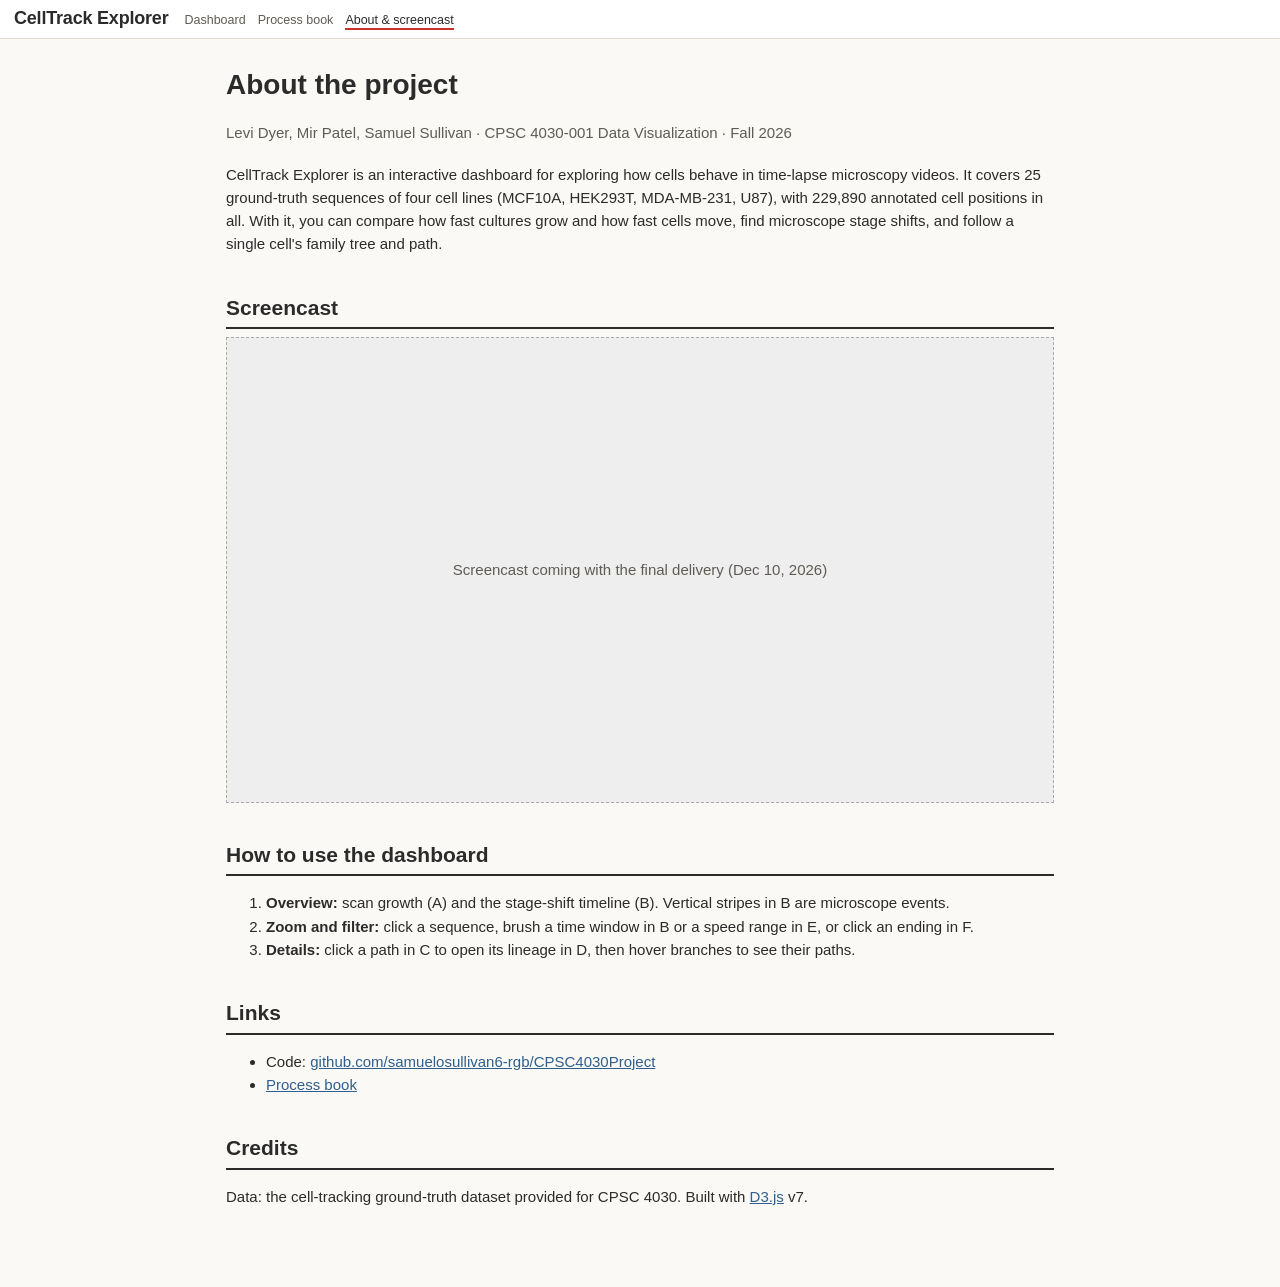
<file: about.html>
<!doctype html>
<html lang="en">
<head>
  <meta charset="utf-8">
  <meta name="viewport" content="width=device-width, initial-scale=1">
  <title>About · CellTrack Explorer</title>
  <link rel="stylesheet" href="css/style.css?v=20261117e">
</head>
<body>
  <header class="top page-top">
    <div class="brand">
      <h1>CellTrack Explorer</h1>
      <nav>
        <a href="index.html">Dashboard</a>
        <a href="process-book.html">Process book</a>
        <a href="about.html" aria-current="page">About &amp; screencast</a>
      </nav>
    </div>
  </header>

  <article class="page">
    <h1>About the project</h1>
    <p class="meta">Levi Dyer, Mir Patel, Samuel Sullivan · CPSC 4030-001 Data Visualization · Fall 2026</p>

    <p>CellTrack Explorer is an interactive dashboard for exploring how cells behave in time-lapse microscopy videos.
      It covers 25 ground-truth sequences of four cell lines (MCF10A, HEK293T, MDA-MB-231, U87), with 229,890 annotated
      cell positions in all. With it, you can compare how fast cultures grow and how fast cells move, find microscope stage
      shifts, and follow a single cell's family tree and path.</p>

    <h2>Screencast</h2>
    <div class="video">
      <!-- Replace this placeholder with the YouTube/Vimeo embed for the final delivery, e.g.
           <iframe src="https://www.youtube.com/embed/VIDEO_ID" title="CellTrack Explorer screencast" allowfullscreen></iframe> -->
      <span>Screencast coming with the final delivery (Dec 10, 2026)</span>
    </div>

    <h2>How to use the dashboard</h2>
    <ol>
      <li><b>Overview:</b> scan growth (A) and the stage-shift timeline (B). Vertical stripes in B are microscope events.</li>
      <li><b>Zoom and filter:</b> click a sequence, brush a time window in B or a speed range in E, or click an ending in F.</li>
      <li><b>Details:</b> click a path in C to open its lineage in D, then hover branches to see their paths.</li>
    </ol>

    <h2>Links</h2>
    <ul>
      <li>Code: <a href="https://github.com/samuelosullivan6-rgb/CPSC4030Project">github.com/samuelosullivan6-rgb/CPSC4030Project</a></li>
      <li><a href="process-book.html">Process book</a></li>
    </ul>

    <h2>Credits</h2>
    <p>Data: the cell-tracking ground-truth dataset provided for CPSC 4030. Built with <a href="https://d3js.org">D3.js</a> v7.</p>
  </article>
</body>
</html>
</file>
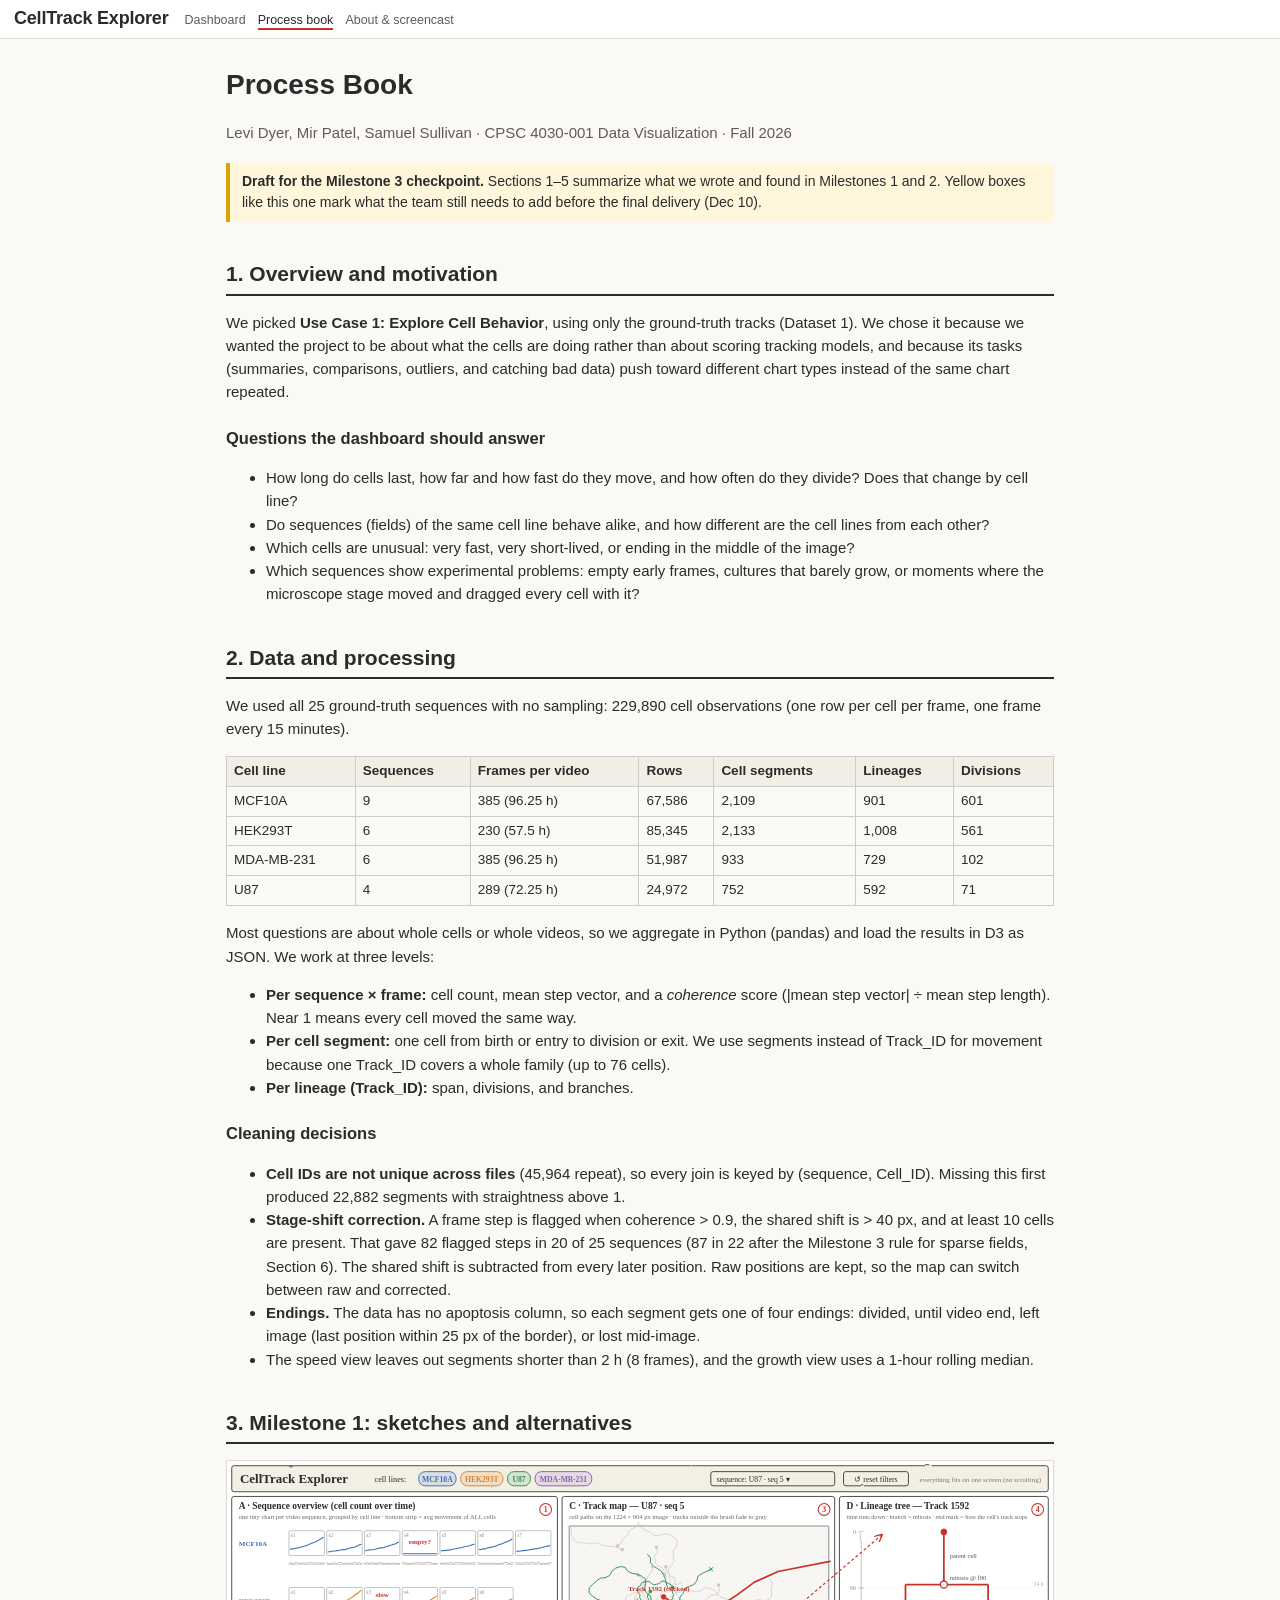
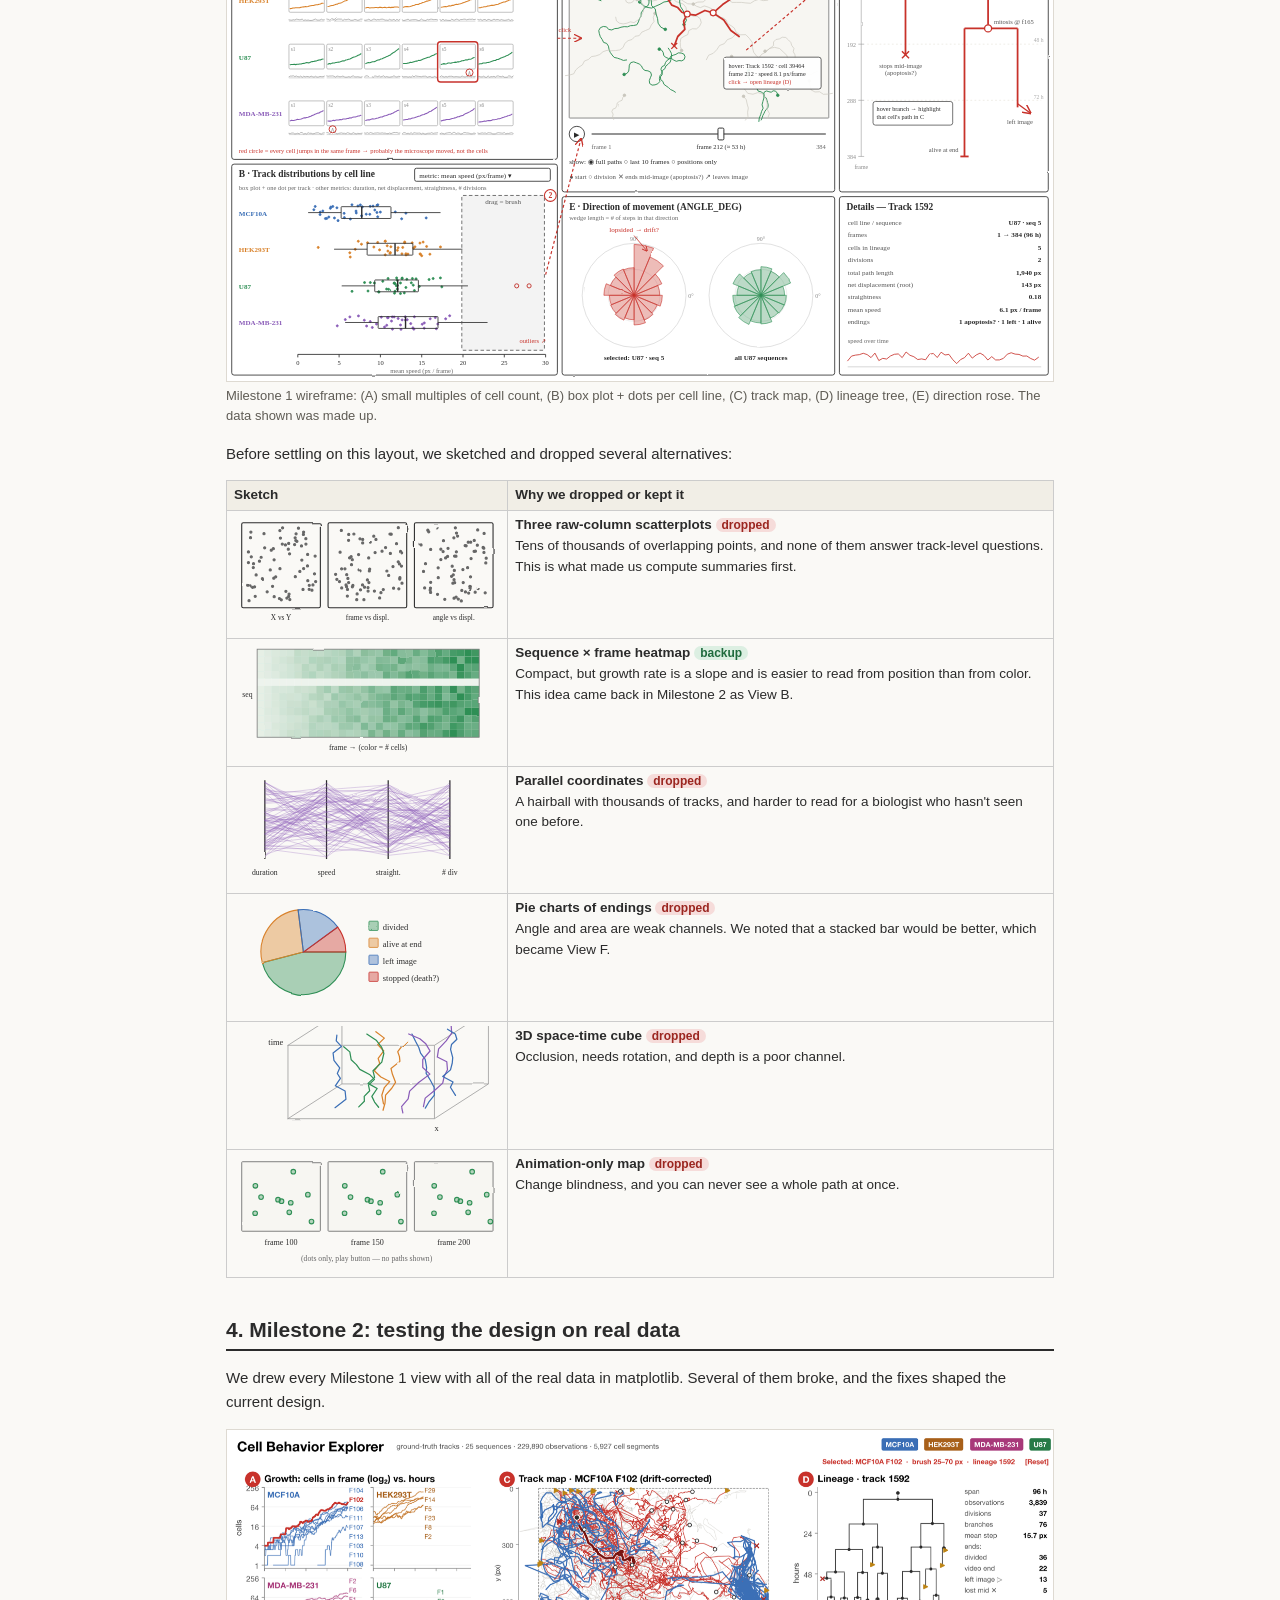
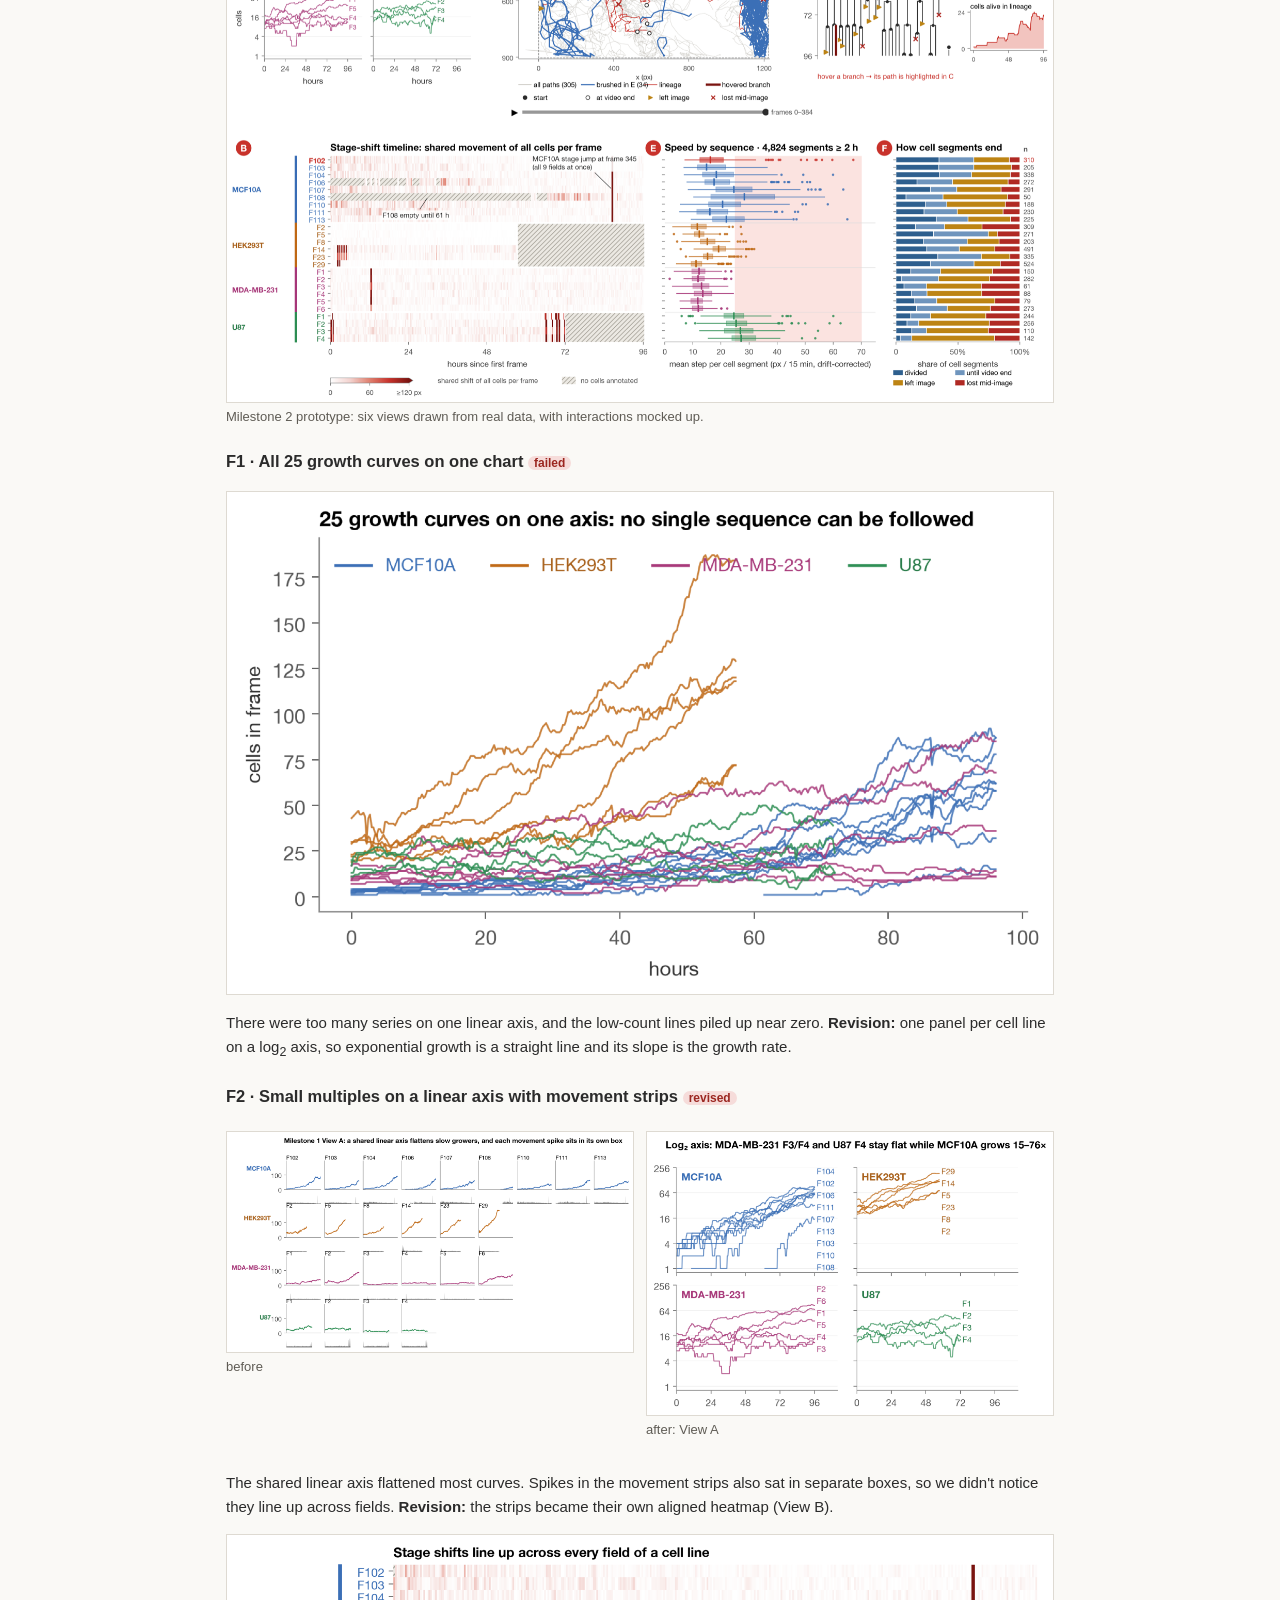
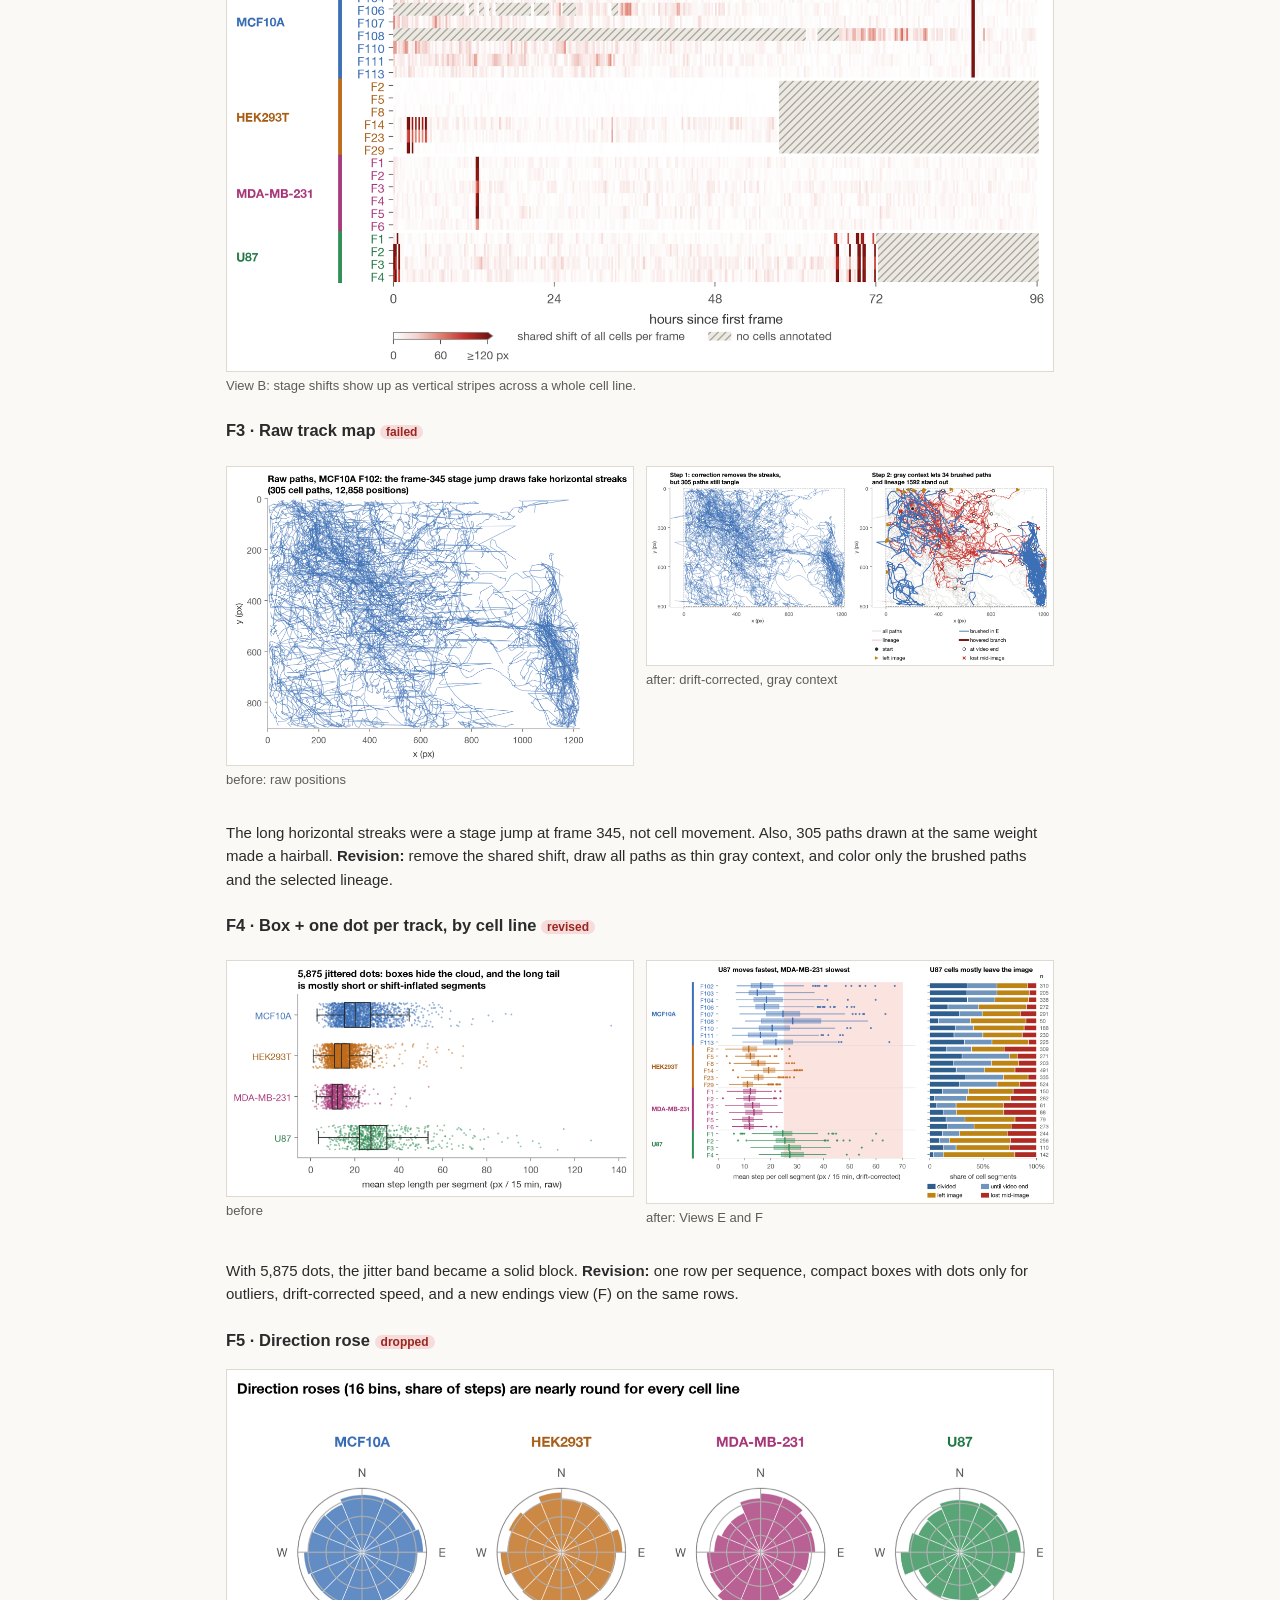
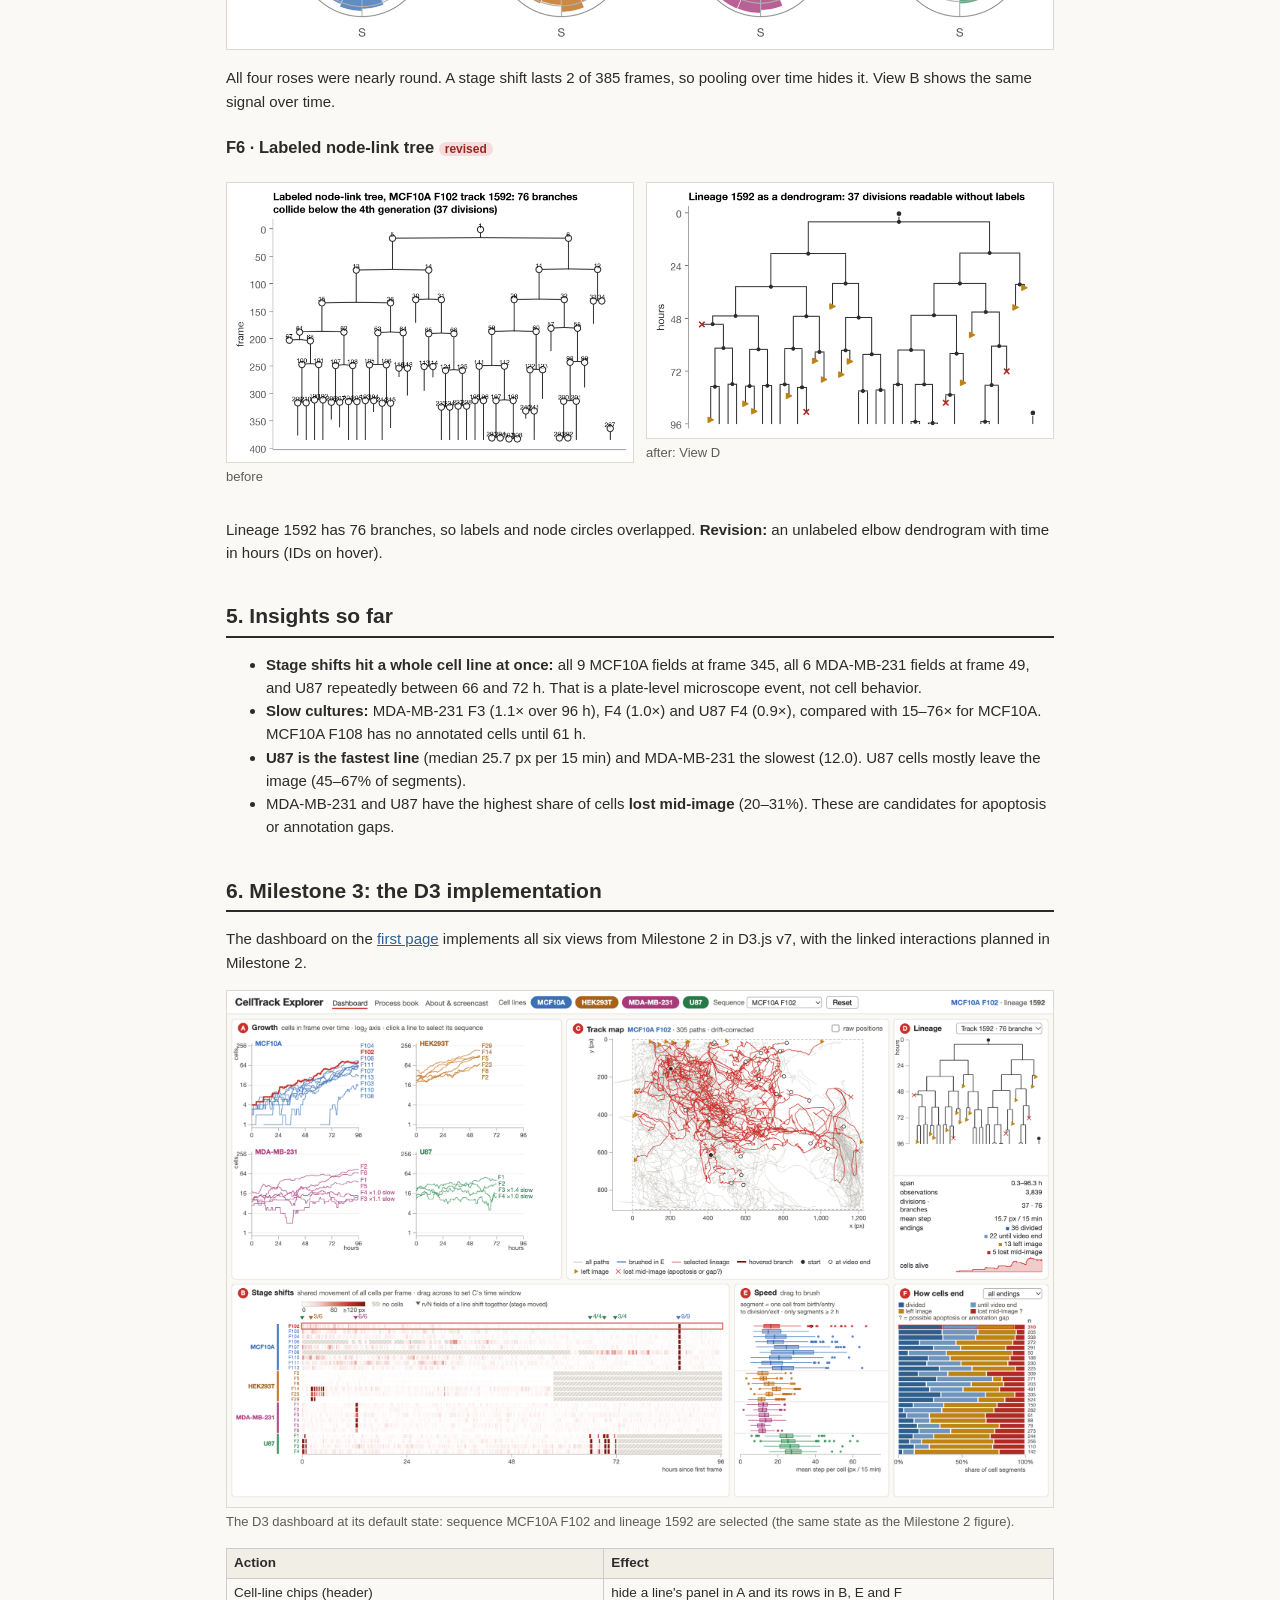
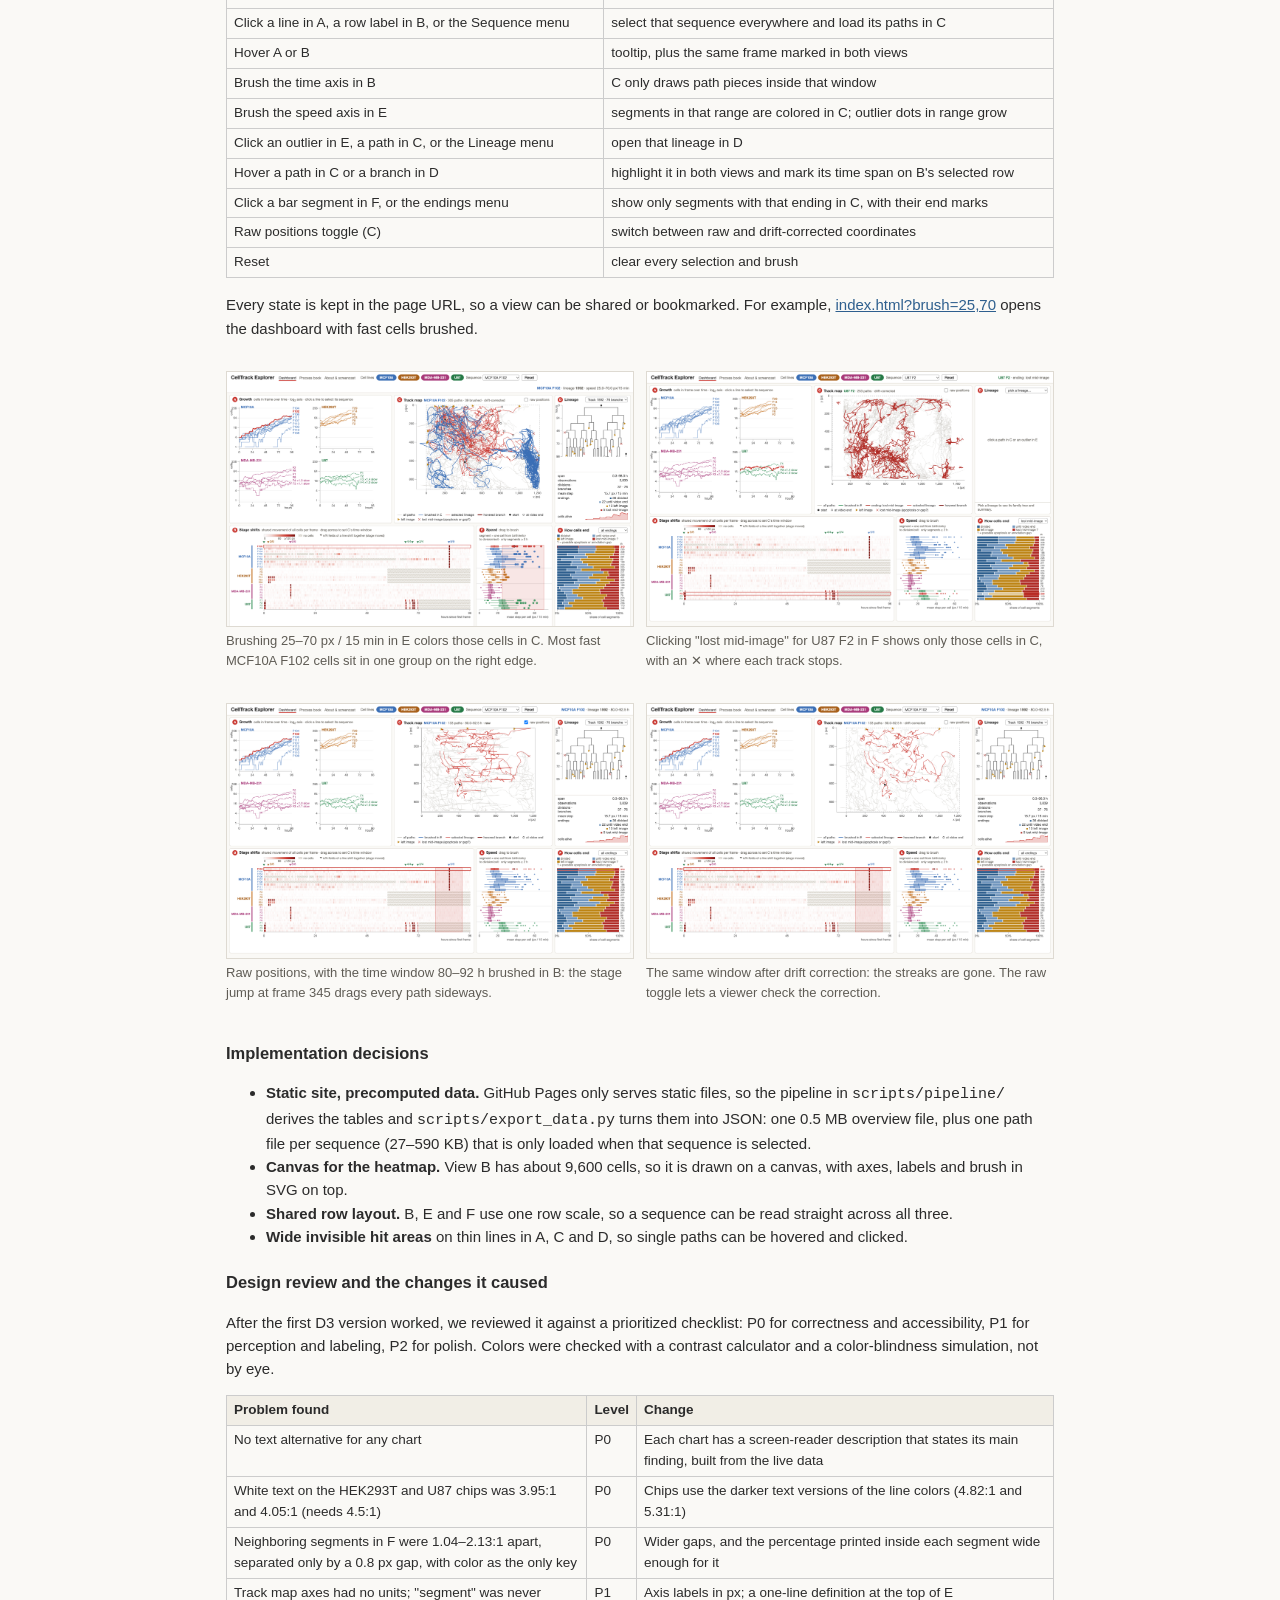
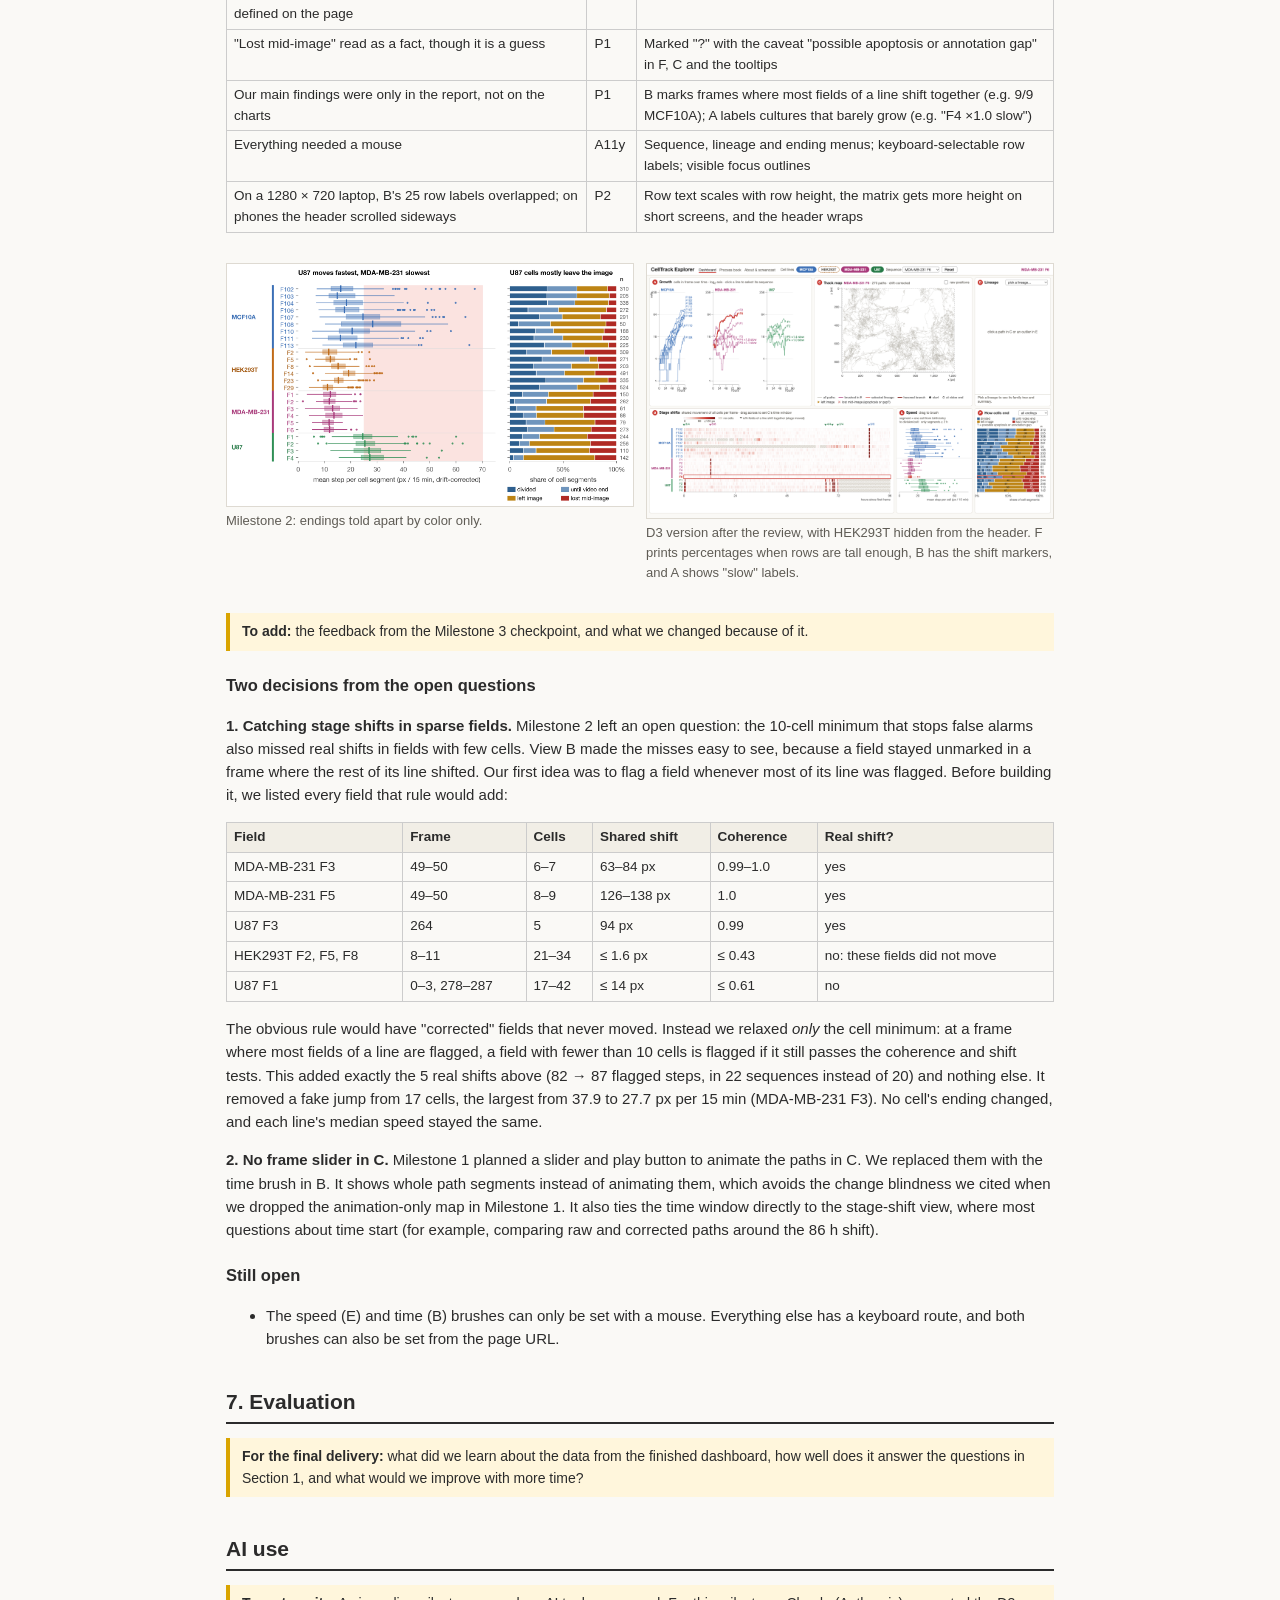
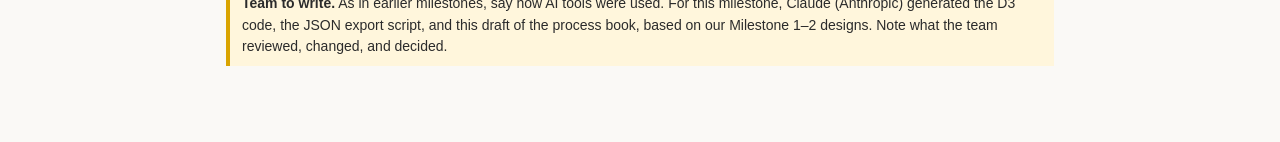
<file: process-book.html>
<!doctype html>
<html lang="en">
<head>
  <meta charset="utf-8">
  <meta name="viewport" content="width=device-width, initial-scale=1">
  <title>Process Book · CellTrack Explorer</title>
  <link rel="stylesheet" href="css/style.css?v=20261117e">
</head>
<body>
  <header class="top page-top">
    <div class="brand">
      <h1>CellTrack Explorer</h1>
      <nav>
        <a href="index.html">Dashboard</a>
        <a href="process-book.html" aria-current="page">Process book</a>
        <a href="about.html">About &amp; screencast</a>
      </nav>
    </div>
  </header>

  <article class="page">
    <h1>Process Book</h1>
    <p class="meta">Levi Dyer, Mir Patel, Samuel Sullivan · CPSC 4030-001 Data Visualization · Fall 2026</p>

    <p class="todo"><b>Draft for the Milestone 3 checkpoint.</b> Sections 1–5 summarize what we wrote and found in
      Milestones 1 and 2. Yellow boxes like this one mark what the team still needs to add before the final delivery (Dec 10).</p>

    <h2>1. Overview and motivation</h2>
    <p>We picked <b>Use Case 1: Explore Cell Behavior</b>, using only the ground-truth tracks (Dataset 1). We chose it
      because we wanted the project to be about what the cells are doing rather than about scoring tracking models,
      and because its tasks (summaries, comparisons, outliers, and catching bad data) push toward different chart
      types instead of the same chart repeated.</p>

    <h3>Questions the dashboard should answer</h3>
    <ul>
      <li>How long do cells last, how far and how fast do they move, and how often do they divide? Does that change by cell line?</li>
      <li>Do sequences (fields) of the same cell line behave alike, and how different are the cell lines from each other?</li>
      <li>Which cells are unusual: very fast, very short-lived, or ending in the middle of the image?</li>
      <li>Which sequences show experimental problems: empty early frames, cultures that barely grow, or moments where
        the microscope stage moved and dragged every cell with it?</li>
    </ul>

    <h2>2. Data and processing</h2>
    <p>We used all 25 ground-truth sequences with no sampling: 229,890 cell observations (one row per cell per frame,
      one frame every 15 minutes).</p>
    <table>
      <tr><th>Cell line</th><th>Sequences</th><th>Frames per video</th><th>Rows</th><th>Cell segments</th><th>Lineages</th><th>Divisions</th></tr>
      <tr><td>MCF10A</td><td>9</td><td>385 (96.25 h)</td><td>67,586</td><td>2,109</td><td>901</td><td>601</td></tr>
      <tr><td>HEK293T</td><td>6</td><td>230 (57.5 h)</td><td>85,345</td><td>2,133</td><td>1,008</td><td>561</td></tr>
      <tr><td>MDA-MB-231</td><td>6</td><td>385 (96.25 h)</td><td>51,987</td><td>933</td><td>729</td><td>102</td></tr>
      <tr><td>U87</td><td>4</td><td>289 (72.25 h)</td><td>24,972</td><td>752</td><td>592</td><td>71</td></tr>
    </table>
    <p>Most questions are about whole cells or whole videos, so we aggregate in Python (pandas) and load the results
      in D3 as JSON. We work at three levels:</p>
    <ul>
      <li><b>Per sequence × frame:</b> cell count, mean step vector, and a <i>coherence</i> score
        (|mean step vector| ÷ mean step length). Near 1 means every cell moved the same way.</li>
      <li><b>Per cell segment:</b> one cell from birth or entry to division or exit. We use segments instead of
        Track_ID for movement because one Track_ID covers a whole family (up to 76 cells).</li>
      <li><b>Per lineage (Track_ID):</b> span, divisions, and branches.</li>
    </ul>
    <h3>Cleaning decisions</h3>
    <ul>
      <li><b>Cell IDs are not unique across files</b> (45,964 repeat), so every join is keyed by (sequence, Cell_ID).
        Missing this first produced 22,882 segments with straightness above 1.</li>
      <li><b>Stage-shift correction.</b> A frame step is flagged when coherence &gt; 0.9, the shared shift is &gt; 40 px,
        and at least 10 cells are present. That gave 82 flagged steps in 20 of 25 sequences (87 in 22 after the
        Milestone 3 rule for sparse fields, Section 6). The shared shift is
        subtracted from every later position. Raw positions are kept, so the map can switch between raw and corrected.</li>
      <li><b>Endings.</b> The data has no apoptosis column, so each segment gets one of four endings:
        divided, until video end, left image (last position within 25 px of the border), or lost mid-image.</li>
      <li>The speed view leaves out segments shorter than 2 h (8 frames), and the growth view uses a 1-hour rolling median.</li>
    </ul>

    <h2>3. Milestone 1: sketches and alternatives</h2>
    <figure>
      <img src="img/process/m1_dashboard.svg" alt="Milestone 1 hand-style wireframe of the dashboard with five linked views A to E">
      <figcaption>Milestone 1 wireframe: (A) small multiples of cell count, (B) box plot + dots per cell line,
        (C) track map, (D) lineage tree, (E) direction rose. The data shown was made up.</figcaption>
    </figure>
    <p>Before settling on this layout, we sketched and dropped several alternatives:</p>
    <table>
      <tr><th style="width:34%">Sketch</th><th>Why we dropped or kept it</th></tr>
      <tr><td><img src="img/process/m1_alt_scatter.svg" alt="three raw-column scatterplots"></td>
        <td><b>Three raw-column scatterplots</b> <span class="tag">dropped</span><br>Tens of thousands of overlapping
          points, and none of them answer track-level questions. This is what made us compute summaries first.</td></tr>
      <tr><td><img src="img/process/m1_alt_heatmap.svg" alt="sequence by frame heatmap"></td>
        <td><b>Sequence × frame heatmap</b> <span class="tag keep">backup</span><br>Compact, but growth rate is a slope
          and is easier to read from position than from color. This idea came back in Milestone 2 as View B.</td></tr>
      <tr><td><img src="img/process/m1_alt_parcoords.svg" alt="parallel coordinates"></td>
        <td><b>Parallel coordinates</b> <span class="tag">dropped</span><br>A hairball with thousands of tracks,
          and harder to read for a biologist who hasn't seen one before.</td></tr>
      <tr><td><img src="img/process/m1_alt_pie.svg" alt="pie charts of endings"></td>
        <td><b>Pie charts of endings</b> <span class="tag">dropped</span><br>Angle and area are weak channels. We noted
          that a stacked bar would be better, which became View F.</td></tr>
      <tr><td><img src="img/process/m1_alt_cube.svg" alt="3D space-time cube"></td>
        <td><b>3D space-time cube</b> <span class="tag">dropped</span><br>Occlusion, needs rotation, and depth is a
          poor channel.</td></tr>
      <tr><td><img src="img/process/m1_alt_animation.svg" alt="animated dots map"></td>
        <td><b>Animation-only map</b> <span class="tag">dropped</span><br>Change blindness, and you can never see a
          whole path at once.</td></tr>
    </table>

    <h2>4. Milestone 2: testing the design on real data</h2>
    <p>We drew every Milestone 1 view with all of the real data in matplotlib. Several of them broke, and the fixes
      shaped the current design.</p>
    <figure>
      <img src="img/process/dashboard.png" alt="Milestone 2 static dashboard built from real data">
      <figcaption>Milestone 2 prototype: six views drawn from real data, with interactions mocked up.</figcaption>
    </figure>

    <h3>F1 · All 25 growth curves on one chart <span class="tag">failed</span></h3>
    <figure><img src="img/process/fail_spaghetti.png" alt="25 overlapping growth curves"></figure>
    <p>There were too many series on one linear axis, and the low-count lines piled up near zero. <b>Revision:</b> one panel
      per cell line on a log<sub>2</sub> axis, so exponential growth is a straight line and its slope is the growth rate.</p>

    <h3>F2 · Small multiples on a linear axis with movement strips <span class="tag">revised</span></h3>
    <div class="pair">
      <figure><img src="img/process/fail_smallmult_linear.png" alt="25 small multiples with linear axis"><figcaption>before</figcaption></figure>
      <figure><img src="img/process/rev_growth.png" alt="growth by cell line, log axis"><figcaption>after: View A</figcaption></figure>
    </div>
    <p>The shared linear axis flattened most curves. Spikes in the movement strips also sat in separate boxes, so
      we didn't notice they line up across fields. <b>Revision:</b> the strips became their own aligned heatmap (View B).</p>
    <figure><img src="img/process/rev_shift.png" alt="stage shift heatmap"><figcaption>View B: stage shifts show up as vertical stripes across a whole cell line.</figcaption></figure>

    <h3>F3 · Raw track map <span class="tag">failed</span></h3>
    <div class="pair">
      <figure><img src="img/process/fail_map_raw.png" alt="raw track map with streaks"><figcaption>before: raw positions</figcaption></figure>
      <figure><img src="img/process/rev_map.png" alt="drift-corrected track map"><figcaption>after: drift-corrected, gray context</figcaption></figure>
    </div>
    <p>The long horizontal streaks were a stage jump at frame 345, not cell movement. Also, 305 paths drawn at the same
      weight made a hairball. <b>Revision:</b> remove the shared shift, draw all paths as thin gray context, and color
      only the brushed paths and the selected lineage.</p>

    <h3>F4 · Box + one dot per track, by cell line <span class="tag">revised</span></h3>
    <div class="pair">
      <figure><img src="img/process/fail_box_dots.png" alt="box plot with 5,875 dots"><figcaption>before</figcaption></figure>
      <figure><img src="img/process/rev_speed_end.png" alt="speed and endings per sequence"><figcaption>after: Views E and F</figcaption></figure>
    </div>
    <p>With 5,875 dots, the jitter band became a solid block. <b>Revision:</b> one row per sequence, compact boxes with dots
      only for outliers, drift-corrected speed, and a new endings view (F) on the same rows.</p>

    <h3>F5 · Direction rose <span class="tag">dropped</span></h3>
    <figure><img src="img/process/fail_rose.png" alt="four nearly round direction roses"></figure>
    <p>All four roses were nearly round. A stage shift lasts 2 of 385 frames, so pooling over time hides it. View B shows the same signal over time.</p>

    <h3>F6 · Labeled node-link tree <span class="tag">revised</span></h3>
    <div class="pair">
      <figure><img src="img/process/fail_tree.png" alt="labeled node-link tree, overlapping"><figcaption>before</figcaption></figure>
      <figure><img src="img/process/rev_tree.png" alt="unlabeled dendrogram in hours"><figcaption>after: View D</figcaption></figure>
    </div>
    <p>Lineage 1592 has 76 branches, so labels and node circles overlapped. <b>Revision:</b> an unlabeled elbow dendrogram
      with time in hours (IDs on hover).</p>

    <h2>5. Insights so far</h2>
    <ul>
      <li><b>Stage shifts hit a whole cell line at once:</b> all 9 MCF10A fields at frame 345, all 6 MDA-MB-231 fields at
        frame 49, and U87 repeatedly between 66 and 72 h. That is a plate-level microscope event, not cell behavior.</li>
      <li><b>Slow cultures:</b> MDA-MB-231 F3 (1.1× over 96 h), F4 (1.0×) and U87 F4 (0.9×), compared with 15–76× for MCF10A.
        MCF10A F108 has no annotated cells until 61 h.</li>
      <li><b>U87 is the fastest line</b> (median 25.7 px per 15 min) and MDA-MB-231 the slowest (12.0). U87 cells mostly leave
        the image (45–67% of segments).</li>
      <li>MDA-MB-231 and U87 have the highest share of cells <b>lost mid-image</b> (20–31%). These are candidates for apoptosis
        or annotation gaps.</li>
    </ul>

    <h2>6. Milestone 3: the D3 implementation</h2>
    <p>The dashboard on the <a href="index.html">first page</a> implements all six views from Milestone 2 in D3.js v7,
      with the linked interactions planned in Milestone 2.</p>
    <figure>
      <img src="img/process/d3_overview.png" alt="The D3 dashboard: growth panels, track map, lineage tree, stage-shift heatmap, speed box plots and endings bars">
      <figcaption>The D3 dashboard at its default state: sequence MCF10A F102 and lineage 1592 are selected (the same state as the Milestone 2 figure).</figcaption>
    </figure>
    <table>
      <tr><th>Action</th><th>Effect</th></tr>
      <tr><td>Cell-line chips (header)</td><td>hide a line's panel in A and its rows in B, E and F</td></tr>
      <tr><td>Click a line in A, a row label in B, or the Sequence menu</td><td>select that sequence everywhere and load its paths in C</td></tr>
      <tr><td>Hover A or B</td><td>tooltip, plus the same frame marked in both views</td></tr>
      <tr><td>Brush the time axis in B</td><td>C only draws path pieces inside that window</td></tr>
      <tr><td>Brush the speed axis in E</td><td>segments in that range are colored in C; outlier dots in range grow</td></tr>
      <tr><td>Click an outlier in E, a path in C, or the Lineage menu</td><td>open that lineage in D</td></tr>
      <tr><td>Hover a path in C or a branch in D</td><td>highlight it in both views and mark its time span on B's selected row</td></tr>
      <tr><td>Click a bar segment in F, or the endings menu</td><td>show only segments with that ending in C, with their end marks</td></tr>
      <tr><td>Raw positions toggle (C)</td><td>switch between raw and drift-corrected coordinates</td></tr>
      <tr><td>Reset</td><td>clear every selection and brush</td></tr>
    </table>
    <p>Every state is kept in the page URL, so a view can be shared or bookmarked. For example,
      <a href="index.html?brush=25,70">index.html?brush=25,70</a> opens the dashboard with fast cells brushed.</p>

    <div class="pair">
      <figure><img src="img/process/d3_brush.png" alt="Speed range 25 to 70 brushed in E, fast paths colored in C">
        <figcaption>Brushing 25–70 px / 15 min in E colors those cells in C. Most fast MCF10A F102 cells sit in one group on the right edge.</figcaption></figure>
      <figure><img src="img/process/d3_ending.png" alt="Only lost-mid-image segments of U87 F2 drawn in C">
        <figcaption>Clicking "lost mid-image" for U87 F2 in F shows only those cells in C, with an ✕ where each track stops.</figcaption></figure>
    </div>
    <div class="pair">
      <figure><img src="img/process/d3_raw_window.png" alt="Raw positions during 80 to 92 hours show long horizontal streaks">
        <figcaption>Raw positions, with the time window 80–92 h brushed in B: the stage jump at frame 345 drags every path sideways.</figcaption></figure>
      <figure><img src="img/process/d3_corrected_window.png" alt="Drift-corrected positions during 80 to 92 hours without streaks">
        <figcaption>The same window after drift correction: the streaks are gone. The raw toggle lets a viewer check the correction.</figcaption></figure>
    </div>

    <h3>Implementation decisions</h3>
    <ul>
      <li><b>Static site, precomputed data.</b> GitHub Pages only serves static files, so the pipeline in
        <code>scripts/pipeline/</code> derives the tables and <code>scripts/export_data.py</code> turns them into JSON: one
        0.5 MB overview file, plus one path file per sequence (27–590 KB) that is only loaded when that sequence is selected.</li>
      <li><b>Canvas for the heatmap.</b> View B has about 9,600 cells, so it is drawn on a canvas, with axes, labels and
        brush in SVG on top.</li>
      <li><b>Shared row layout.</b> B, E and F use one row scale, so a sequence can be read straight across all three.</li>
      <li><b>Wide invisible hit areas</b> on thin lines in A, C and D, so single paths can be hovered and clicked.</li>
    </ul>

    <h3>Design review and the changes it caused</h3>
    <p>After the first D3 version worked, we reviewed it against a prioritized checklist: P0 for correctness and
      accessibility, P1 for perception and labeling, P2 for polish. Colors were checked with a contrast calculator
      and a color-blindness simulation, not by eye.</p>
    <table>
      <tr><th>Problem found</th><th>Level</th><th>Change</th></tr>
      <tr><td>No text alternative for any chart</td><td>P0</td><td>Each chart has a screen-reader description that states its main finding, built from the live data</td></tr>
      <tr><td>White text on the HEK293T and U87 chips was 3.95:1 and 4.05:1 (needs 4.5:1)</td><td>P0</td><td>Chips use the darker text versions of the line colors (4.82:1 and 5.31:1)</td></tr>
      <tr><td>Neighboring segments in F were 1.04–2.13:1 apart, separated only by a 0.8 px gap, with color as the only key</td><td>P0</td><td>Wider gaps, and the percentage printed inside each segment wide enough for it</td></tr>
      <tr><td>Track map axes had no units; "segment" was never defined on the page</td><td>P1</td><td>Axis labels in px; a one-line definition at the top of E</td></tr>
      <tr><td>"Lost mid-image" read as a fact, though it is a guess</td><td>P1</td><td>Marked "?" with the caveat "possible apoptosis or annotation gap" in F, C and the tooltips</td></tr>
      <tr><td>Our main findings were only in the report, not on the charts</td><td>P1</td><td>B marks frames where most fields of a line shift together (e.g. 9/9 MCF10A); A labels cultures that barely grow (e.g. "F4 ×1.0 slow")</td></tr>
      <tr><td>Everything needed a mouse</td><td>A11y</td><td>Sequence, lineage and ending menus; keyboard-selectable row labels; visible focus outlines</td></tr>
      <tr><td>On a 1280 × 720 laptop, B's 25 row labels overlapped; on phones the header scrolled sideways</td><td>P2</td><td>Row text scales with row height, the matrix gets more height on short screens, and the header wraps</td></tr>
    </table>
    <div class="pair">
      <figure><img src="img/process/rev_speed_end.png" alt="Milestone 2 speed and endings views"><figcaption>Milestone 2: endings told apart by color only.</figcaption></figure>
      <figure><img src="img/process/d3_hidden.png" alt="D3 dashboard with HEK293T hidden"><figcaption>D3 version after the review, with HEK293T hidden from the header.
        F prints percentages when rows are tall enough, B has the shift markers, and A shows "slow" labels.</figcaption></figure>
    </div>
    <p class="todo"><b>To add:</b> the feedback from the Milestone 3 checkpoint, and what we changed because of it.</p>

    <h3>Two decisions from the open questions</h3>
    <p><b>1. Catching stage shifts in sparse fields.</b> Milestone 2 left an open question: the 10-cell minimum that
      stops false alarms also missed real shifts in fields with few cells. View B made the misses easy to see, because
      a field stayed unmarked in a frame where the rest of its line shifted. Our first idea was to flag a field whenever
      most of its line was flagged. Before building it, we listed every field that rule would add:</p>
    <table>
      <tr><th>Field</th><th>Frame</th><th>Cells</th><th>Shared shift</th><th>Coherence</th><th>Real shift?</th></tr>
      <tr><td>MDA-MB-231 F3</td><td>49–50</td><td>6–7</td><td>63–84 px</td><td>0.99–1.0</td><td>yes</td></tr>
      <tr><td>MDA-MB-231 F5</td><td>49–50</td><td>8–9</td><td>126–138 px</td><td>1.0</td><td>yes</td></tr>
      <tr><td>U87 F3</td><td>264</td><td>5</td><td>94 px</td><td>0.99</td><td>yes</td></tr>
      <tr><td>HEK293T F2, F5, F8</td><td>8–11</td><td>21–34</td><td>≤ 1.6 px</td><td>≤ 0.43</td><td>no: these fields did not move</td></tr>
      <tr><td>U87 F1</td><td>0–3, 278–287</td><td>17–42</td><td>≤ 14 px</td><td>≤ 0.61</td><td>no</td></tr>
    </table>
    <p>The obvious rule would have "corrected" fields that never moved. Instead we relaxed <i>only</i> the cell
      minimum: at a frame where most fields of a line are flagged, a field with fewer than 10 cells is flagged if it
      still passes the coherence and shift tests. This added exactly the 5 real shifts above (82 → 87 flagged steps,
      in 22 sequences instead of 20) and nothing else. It removed a fake jump from 17 cells, the largest from 37.9 to
      27.7 px per 15 min (MDA-MB-231 F3). No cell's ending changed, and each line's median speed stayed the same.</p>

    <p><b>2. No frame slider in C.</b> Milestone 1 planned a slider and play button to animate the paths in C. We
      replaced them with the time brush in B. It shows whole path segments instead of animating them, which avoids
      the change blindness we cited when we dropped the animation-only map in Milestone 1. It also ties the time
      window directly to the stage-shift view, where most questions about time start (for example, comparing raw and
      corrected paths around the 86 h shift).</p>

    <h3>Still open</h3>
    <ul>
      <li>The speed (E) and time (B) brushes can only be set with a mouse. Everything else has a keyboard route, and
        both brushes can also be set from the page URL.</li>
    </ul>

    <h2>7. Evaluation</h2>
    <p class="todo"><b>For the final delivery:</b> what did we learn about the data from the finished dashboard, how well
      does it answer the questions in Section 1, and what would we improve with more time?</p>

    <h2>AI use</h2>
    <p class="todo"><b>Team to write.</b> As in earlier milestones, say how AI tools were used. For this milestone,
      Claude (Anthropic) generated the D3 code, the JSON export script, and this draft of the process book, based on our
      Milestone 1–2 designs. Note what the team reviewed, changed, and decided.</p>
  </article>
</body>
</html>
</file>
<file: css/style.css>
:root {
  --ink: #2b2b2b;
  --muted: #5f5c55;
  --line: #dedad2;
  --bg: #faf9f6;
  --panel: #ffffff;
  --red: #c8322b;
  --dark-red: #7a1410;
  --font: -apple-system, "Helvetica Neue", Helvetica, Arial, sans-serif;
}

* { box-sizing: border-box; }
html, body { margin: 0; height: 100%; }
body { font-family: var(--font); color: var(--ink); background: var(--bg); font-size: 13px; }
a { color: #2e5f8e; }
button { font: inherit; }

/* ---------- header ---------- */
.top {
  display: flex; align-items: center; gap: 18px; flex-wrap: wrap;
  padding: 8px 14px; background: var(--panel); border-bottom: 1px solid var(--line);
}
.brand { display: flex; align-items: baseline; gap: 16px; }
.brand h1 { font-size: 18px; margin: 0; letter-spacing: -0.2px; }
nav { display: flex; gap: 12px; font-size: 12.5px; }
nav a { text-decoration: none; color: var(--muted); padding-bottom: 1px; }
nav a[aria-current="page"] { color: var(--ink); border-bottom: 2px solid var(--red); }
nav a:hover { color: var(--ink); }
.controls { display: flex; align-items: center; gap: 8px; flex-wrap: wrap; }
.chip { white-space: nowrap; }
.controls .label { color: var(--muted); font-size: 12px; }
#chips { display: flex; gap: 6px; flex-wrap: wrap; }
.chip {
  border: 1.5px solid var(--c); background: var(--c); color: #fff; border-radius: 12px;
  padding: 2px 10px; cursor: pointer; font-size: 12px; font-weight: 600;
}
.chip.off { background: #fff; color: var(--muted); border-style: dashed; }
label.sel { font-size: 12px; color: var(--muted); display: flex; align-items: center; gap: 4px; }
select { font: inherit; font-size: 12px; border: 1px solid #aaa; border-radius: 4px; background: #fff; padding: 1px 4px; color: var(--ink); max-width: 190px; }
.view h2 select { font-size: 11.5px; max-width: 150px; }
.sr-only { position: absolute; width: 1px; height: 1px; overflow: hidden; clip: rect(0 0 0 0); white-space: nowrap; }
:focus-visible { outline: 2px solid #2e5f8e; outline-offset: 2px; }
svg :focus-visible { outline: none; text-decoration: underline; font-weight: 700; }
#reset { border: 1px solid #aaa; background: #fff; border-radius: 4px; padding: 2px 10px; cursor: pointer; }
#reset:hover { border-color: var(--ink); }
#status { margin-left: auto; color: var(--muted); font-size: 12.5px; }
#status .err { color: var(--red); }

/* ---------- dashboard grid: one screen, no scrolling on desktop ---------- */
#dash {
  display: grid; gap: 8px; padding: 8px;
  height: calc(100vh - 50px); min-height: 640px;
  /* top row: A spans 2 columns, C 2, D 1 · bottom matrix: B 3, E 1, F 1 */
  grid-template-columns: 1fr 1fr 1fr 0.95fr 0.95fr;
  grid-template-rows: 55fr 45fr;
  grid-template-areas:
    "A A C C D"
    "B B B E F";
}
#vA { grid-area: A; } #vB { grid-area: B; } #vC { grid-area: C; }
#vD { grid-area: D; } #vE { grid-area: E; } #vF { grid-area: F; }

.view {
  background: var(--panel); border: 1px solid var(--line); border-radius: 6px;
  display: flex; flex-direction: column; min-width: 0; min-height: 0; overflow: hidden;
}
.view h2 {
  font-size: 13px; margin: 0; padding: 6px 10px 2px; display: flex; align-items: baseline; gap: 6px;
  white-space: nowrap; overflow: hidden;
}
.view h2 small { font-weight: 400; color: var(--muted); font-size: 11.5px; overflow: hidden; text-overflow: ellipsis; }
.badge {
  display: inline-grid; place-items: center; width: 18px; height: 18px; border-radius: 50%;
  background: var(--red); color: #fff; font-size: 11px; flex: none; align-self: center;
}
.view .body { flex: 1; min-height: 0; position: relative; }
.view .body svg, .view .body canvas { position: absolute; left: 0; top: 0; }
.toggle { margin-left: auto; font-weight: 400; font-size: 11.5px; color: var(--muted); display: flex; gap: 4px; align-items: center; }

/* ---------- SVG text ---------- */
svg text { font-family: var(--font); fill: var(--ink); }
.axis text { font-size: 10.5px; fill: #555; }
.axis path, .axis line { stroke: #aaa; }
.axis-label { font-size: 10.5px; fill: #555; }
.panel-title { font-size: 11.5px; font-weight: 700; }
.row-label { font-size: 10.5px; cursor: pointer; }
.row-label.sel { font-weight: 700; fill: var(--red); }
.row-label:hover { text-decoration: underline; }
.note { font-size: 10.5px; fill: var(--muted); }
.empty-msg { font-size: 12px; fill: var(--muted); }

/* ---------- legends & details ---------- */
.legend { display: flex; flex-wrap: wrap; gap: 3px 12px; padding: 2px 10px 6px; font-size: 11px; color: #444; }
.legend span { display: inline-flex; align-items: center; gap: 4px; }
.legend svg { overflow: visible; }
.details { padding: 4px 10px 8px; font-size: 11.5px; border-top: 1px solid var(--line); }
.details table { border-collapse: collapse; width: 100%; }
.details td { padding: 1px 0; }
.details td:last-child { text-align: right; font-variant-numeric: tabular-nums; }
.details .hint { color: var(--muted); }

#tip {
  position: fixed; pointer-events: none; opacity: 0; z-index: 10; max-width: 280px;
  background: rgba(255, 255, 255, 0.97); border: 1px solid #bbb; border-radius: 4px;
  padding: 6px 8px; font-size: 11.5px; line-height: 1.35; box-shadow: 0 2px 8px rgba(0,0,0,.12);
  transition: opacity .08s;
}
#tip b { font-weight: 600; }

.brush .selection { fill: var(--red); fill-opacity: 0.12; stroke: var(--red); stroke-opacity: 0.6; }

body.loading #dash { opacity: 0.4; }

/* ---------- smaller screens: stack views and allow scrolling ---------- */
@media (max-width: 1100px) {
  #dash {
    height: auto; grid-template-columns: 1fr 1fr; grid-template-rows: none;
    grid-template-areas: "A A" "C D" "B B" "E F";
  }
  #vA { height: 380px; } #vC, #vD { height: 460px; } #vB { height: 520px; } #vE, #vF { height: 520px; }
  #status { margin-left: 0; width: 100%; }
}
@media (max-width: 700px) {
  #dash { grid-template-columns: 1fr; grid-template-areas: "A" "C" "D" "B" "E" "F"; padding: 8px 16px; }
  .top { padding: 8px 16px; }
  .brand { flex-wrap: wrap; }
}

/* ---------- text pages (process book, about) ---------- */
.page { max-width: 860px; margin: 0 auto; padding: 24px 16px 64px; font-size: 15px; line-height: 1.55; }
.page h1 { font-size: 28px; margin: 0 0 4px; }
.page h2 { font-size: 21px; margin: 36px 0 8px; border-bottom: 2px solid var(--ink); padding-bottom: 3px; }
.page h3 { font-size: 16.5px; margin: 22px 0 6px; }
.page .meta { color: var(--muted); margin-bottom: 18px; }
.page figure { margin: 16px 0; }
.page figure img { max-width: 100%; border: 1px solid var(--line); background: #fff; display: block; }
.page figcaption { font-size: 13px; color: var(--muted); margin-top: 4px; }
.page .pair { display: grid; grid-template-columns: 1fr 1fr; gap: 12px; }
.page .todo { background: #fff6dc; border-left: 4px solid #d9a400; padding: 8px 12px; font-size: 14px; }
.page table { border-collapse: collapse; width: 100%; font-size: 13.5px; margin: 8px 0 14px; }
.page th, .page td { border: 1px solid #ccc; padding: 4px 7px; text-align: left; vertical-align: top; }
.page th { background: #f1eee6; }
.page .tag { font-size: 12px; font-weight: 600; padding: 0 6px; border-radius: 8px; background: #f6dcda; color: #9b2620; }
.page .tag.keep { background: #dcefe2; color: #1f6b3d; }
.page .video { aspect-ratio: 16 / 9; background: #eee; display: grid; place-items: center; color: var(--muted); border: 1px dashed #aaa; }
.page .video iframe { width: 100%; height: 100%; border: 0; }
.page-top { position: sticky; top: 0; z-index: 2; }
@media (max-width: 700px) { .page .pair { grid-template-columns: 1fr; } }

/* short laptop screens: give the 25-row matrix a bit more height */
@media (min-width: 1101px) and (max-height: 780px) {
  #dash { grid-template-rows: 47fr 53fr; }
}
</file>
